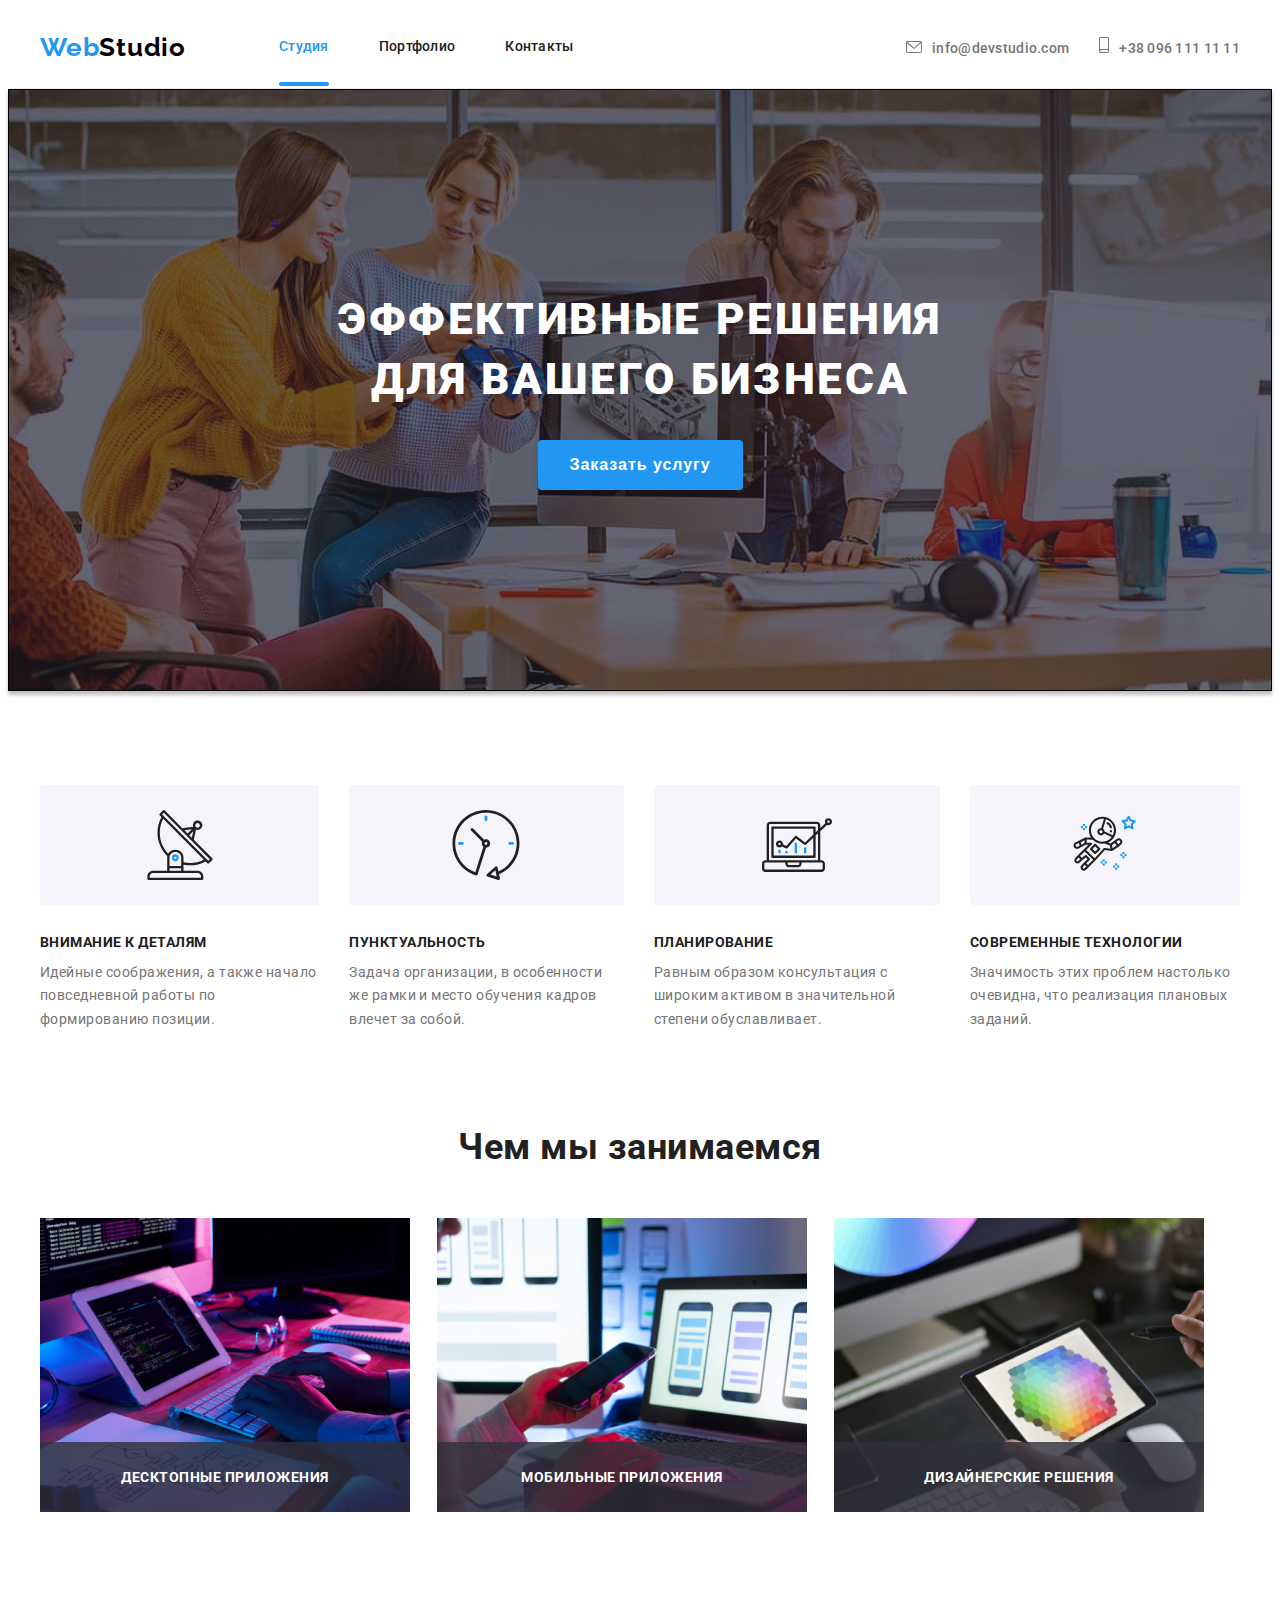
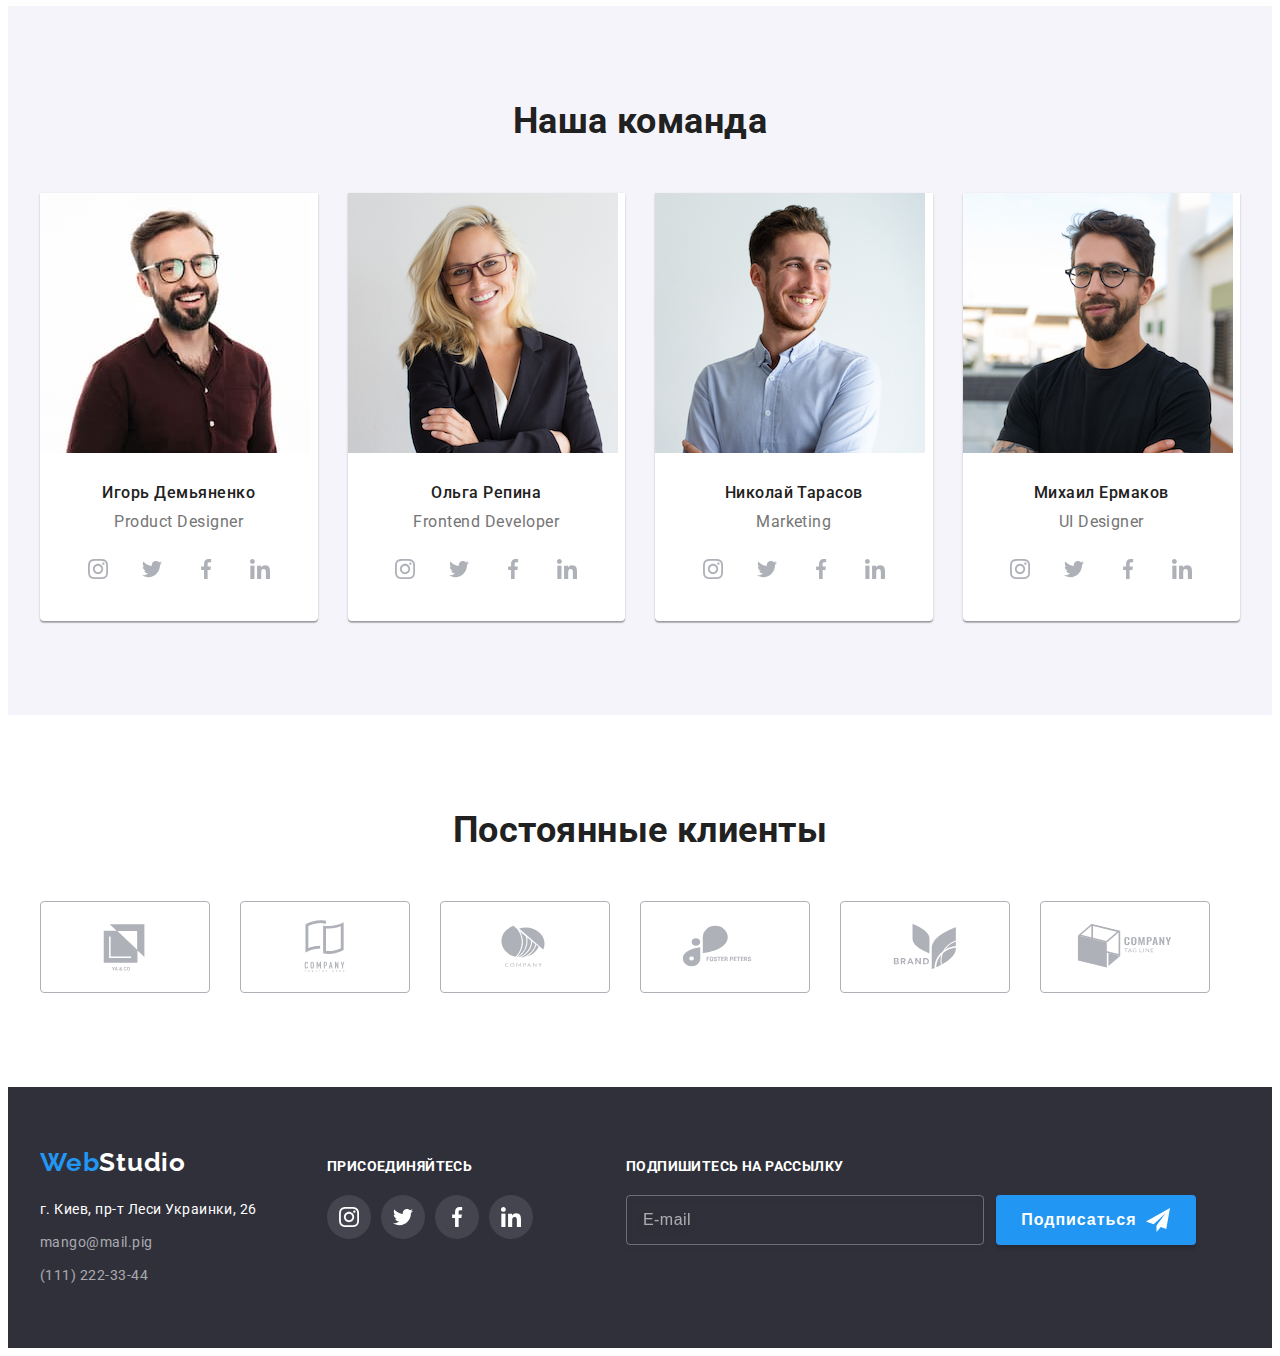
<file: index.html>
<!DOCTYPE html>
<html lang="ru">
  <head>
    <meta charset="UTF-8" />
    <meta http-equiv="X-UA-Compatible" content="IE=edge" />
    <meta name="viewport" content="width=device-width, initial-scale=1.0" />
    <title>Студия</title>
    <!-- шрифт шрифт Raleway 700 Roboto 400, 500, 700 и 900. -->
    <link rel="preconnect" href="https://fonts.googleapis.com" />
    <link rel="preconnect" href="https://fonts.gstatic.com" crossorigin />
    <link
      href="https://fonts.googleapis.com/css2?family=Raleway:wght@700&family=Roboto:wght@400;500;700;900&display=swap"
      rel="stylesheet"
    />
    <link
      rel="stylesheet"
      href="https://cdnjs.cloudflare.com/ajax/libs/modern-normalize/1.1.0/modern-normalize.min.css"
      integrity="sha512-wpPYUAdjBVSE4KJnH1VR1HeZfpl1ub8YT/NKx4PuQ5NmX2tKuGu6U/JRp5y+Y8XG2tV+wKQpNHVUX03MfMFn9Q=="
      crossorigin="anonymous"
      referrerpolicy="no-referrer"
    />
    <!-- стили css -->
    <!-- <link href=css/styles.css rel=stylesheet> -->
    <link rel="stylesheet" href="./css/main.min.css">
  </head>
  <body>
    <!---------------HEADER----------------- -->
    <header class="header">
      <div class="container header-container">
        <nav class="nav">
          <a class="logo link" href="./index.html"
            ><span class="logo__accent">Web</span>Studio</a
          >
          <ul class="nav-list list link">
            <li class="nav-list__item">
              <a class="nav-list__link current link" href="./index.html"> Студия </a>
            </li>
            <li class="nav-list__item">
              <a class="nav-list__link link" href="./portfolio.html"> Портфолио </a>
            </li>
            <li class="nav-list__item">
              <a class="nav-list__link link" href="Контакты"> Контакты </a>
            </li>
          </ul>
        </nav>
        <ul class="header-list list link">
          <li class="header-list__item-mail">
            <a class="header-mail link" href="mailto:info@devstudio.com">
              <svg class="header-mail__icon" width="16" height="12">
                <use href="./images/icons.svg#icon-envelope"></use></svg
              >info@devstudio.com</a
            >
          </li>
          <li class="header-list__item-tel">
            <a class="header-tel link" href="tel:+380961111111">
              <svg class="header-tel__icon" width="10" height="16">
                <use href="./images/icons.svg#icon-smartphone"></use></svg
              >+38 096 111 11 11</a
            >
          </li>
        </ul>
      </div>
    </header>

    <main class="main">
      <!-- --Cекция HERO-- -->
      <section class="hero">
        <div class="container hero-container">
          <h1 class="hero__title">Эффективные решения для вашего бизнеса</h1>
          <button class="main-btn hero-btn" data-modal-open type="button">Заказать услугу</button>
        </div>
      </section>

      <!--Cекция benefits -->
      <section class="benefits section">
        <div class="container">
          <h2 class="benefits__title"></h2>
          <ul class="benefits__list list">
            <li class="benefits__item">
              <div class="benefits__icon">
                <svg class="benefits__antenna" width="70" height="70">
                  <use href="./images/icons.svg#icon-antenna"></use>
                </svg>
              </div>
              <h3 class="benefits__subtitle">Внимание к деталям</h3>
              <p class="benefits__text">
                Идейные соображения, а также начало повседневной работы по
                формированию позиции.
              </p>
            </li>
            <li class="benefits__item">
              <div class="benefits__icon">
                <svg class="benefits__clock" width="70" height="70">
                  <use href="./images/icons.svg#icon-clock"></use>
                </svg>
              </div>
              <h3 class="benefits__subtitle">Пунктуальность</h3>
              <p class="benefits__text">
                Задача организации, в особенности же рамки и место обучения
                кадров влечет за собой.
              </p>
            </li>
            <li class="benefits__item">
              <div class="benefits__icon">
                <svg class="benefits__diagram" width="70" height="70">
                  <use href="./images/icons.svg#icon-diagram"></use>
                </svg>
              </div>
              <h3 class="benefits__subtitle">Планирование</h3>
              <p class="benefits__text">
                Равным образом консультация с широким активом в значительной
                степени обуславливает.
              </p>
            </li>
            <li class="benefits__item">
              <div class="benefits__icon">
                <svg class="benefits__astronaut" width="70" height="70">
                  <use href="./images/icons.svg#icon-astronaut"></use>
                </svg>
              </div>
              <h3 class="benefits__subtitle">Современные технологии</h3>
              <p class="benefits__text">
                Значимость этих проблем настолько очевидна, что реализация
                плановых заданий.
              </p>
            </li>
          </ul>
        </div>
      </section>
      <!-- Секция о нас -->
      <section class="about">
        <div class="container">
          <h2 class="about__title">Чем мы занимаемся</h2>
          <ul class="about-list list">
            <li class="about-list__item">
              <img
                src="./images/box1.jpg"
                alt="Рабочее место,клавиатура планшет, видно руки. Процес набора."
                width="370"
              />
              <h3 class="about-list__label">Десктопные приложения</h3>
            </li>

            <li class="about-list__item">
              <img
                src="./images/box2.jpg"
                alt="Рабочее место, телефон, рука. Выбор дизайна"
                width="370"
              />
              <h3 class="about-list__label">Мобильные приложения</h3>
            </li>

            <li class="about-list__item">
              <img
                src="./images/box3.jpg"
                alt="рабочее место, палитра цветов. Подбор цвета"
                width="370"
              />
              <h3 class="about-list__label">Дизайнерские решения</h3>
            </li>
          </ul>
        </div>
      </section>
      <!--наша команда-->
      <section class="team section">
        <div class="container">
          <h2 class="team__title">Наша команда</h2>
          <ul class="team-list list">
            <li class="team-list__item">
              <img
                src="./images/igor1.jpg"
                alt="Игорь Демьяненко"
                width="270"
              />
              <div class="team-list__item-content">
                <h3 class="team-list__item-subtitle">Игорь Демьяненко</h3>
                <p class="team-list__item-text">Product Designer</p>
                <!--------------------SOCIAL-------------------->
                <ul class="team-social__list list">
                  <li class="team-social__item">
                    <a href="" class="team-social__link">
                      <svg class="team-social__icon" width="20" height="20">
                        <use href="./images/icons.svg#icon-instagram"></use>
                      </svg>
                    </a>
                  </li>

                  <li class="team-social__item">
                    <a href="" class="team-social__link">
                      <svg class="team-social__icon" width="20" height="20">
                        <use href="./images/icons.svg#icon-twitter"></use>
                      </svg>
                    </a>
                  </li>
                  <li class="team-social__item">
                    <a href="" class="team-social__link">
                      <svg class="team-social__icon" width="20" height="20">
                        <use href="./images/icons.svg#icon-facebook"></use>
                      </svg>
                    </a>
                  </li>

                  <li class="team-social__item">
                    <a href="" class="team-social__link">
                      <svg class="team-social__icon" width="20" height="20">
                        <use href="./images/icons.svg#icon-linkedin"></use>
                      </svg>
                    </a>
                  </li>
                </ul>
              </div>
            </li>

            <li class="team-list__item">
              <img src="./images/olga2.jpg" alt="Ольга Репина" width="270" />
              <div class="team-list__item-content">
                <h3 class="team-list__item-subtitle">Ольга Репина</h3>
                <p class="team-list__item-text">Frontend Developer</p>
                <!--------------------SOCIAL-------------------->
                <ul class="team-social__list list">
                  <li class="team-social__item">
                    <a href="" class="team-social__link">
                      <svg class="team-social__icon" width="20" height="20">
                        <use href="./images/icons.svg#icon-instagram"></use>
                      </svg>
                    </a>
                  </li>
                
                  <li class="team-social__item">
                    <a href="" class="team-social__link">
                      <svg class="team-social__icon" width="20" height="20">
                        <use href="./images/icons.svg#icon-twitter"></use>
                      </svg>
                    </a>
                  </li>
                  <li class="team-social__item">
                    <a href="" class="team-social__link">
                      <svg class="team-social__icon" width="20" height="20">
                        <use href="./images/icons.svg#icon-facebook"></use>
                      </svg>
                    </a>
                  </li>
                
                  <li class="team-social__item">
                    <a href="" class="team-social__link">
                      <svg class="team-social__icon" width="20" height="20">
                        <use href="./images/icons.svg#icon-linkedin"></use>
                      </svg>
                    </a>
                  </li>
                </ul>
              </div>
            </li>

            <li class="team-list__item">
              <img
                src="./images/nikolai3.jpg"
                alt="Николай Тарасов"
                width="270"
              />
              <div class="team-list__item-content">
                <h3 class="team-list__item-subtitle">Николай Тарасов</h3>
                <p class="team-list__item-text">Marketing</p>
                <!--------------------SOCIAL-------------------->
                <ul class="team-social__list list">
                  <li class="team-social__item">
                    <a href="" class="team-social__link">
                      <svg class="team-social__icon" width="20" height="20">
                        <use href="./images/icons.svg#icon-instagram"></use>
                      </svg>
                    </a>
                  </li>
                
                  <li class="team-social__item">
                    <a href="" class="team-social__link">
                      <svg class="team-social__icon" width="20" height="20">
                        <use href="./images/icons.svg#icon-twitter"></use>
                      </svg>
                    </a>
                  </li>
                  <li class="team-social__item">
                    <a href="" class="team-social__link">
                      <svg class="team-social__icon" width="20" height="20">
                        <use href="./images/icons.svg#icon-facebook"></use>
                      </svg>
                    </a>
                  </li>
                
                  <li class="team-social__item">
                    <a href="" class="team-social__link">
                      <svg class="team-social__icon" width="20" height="20">
                        <use href="./images/icons.svg#icon-linkedin"></use>
                      </svg>
                    </a>
                  </li>
                </ul>
              </div>
            </li>

            <li class="team-list__item">
              <img
                src="./images/mihail3.jpg"
                alt="Михаил Ермаков"
                width="270"
              />
              <div class="team-list__item-content">
                <h3 class="team-list__item-subtitle">Михаил Ермаков</h3>
                <p class="team-list__item-text">UI Designer</p>
                <!--------------------SOCIAL-------------------->
                <ul class="team-social__list list">
                  <li class="team-social__item">
                    <a href="" class="team-social__link">
                      <svg class="team-social__icon" width="20" height="20">
                        <use href="./images/icons.svg#icon-instagram"></use>
                      </svg>
                    </a>
                  </li>
                
                  <li class="team-social__item">
                    <a href="" class="team-social__link">
                      <svg class="team-social__icon" width="20" height="20">
                        <use href="./images/icons.svg#icon-twitter"></use>
                      </svg>
                    </a>
                  </li>
                  <li class="team-social__item">
                    <a href="" class="team-social__link">
                      <svg class="team-social__icon" width="20" height="20">
                        <use href="./images/icons.svg#icon-facebook"></use>
                      </svg>
                    </a>
                  </li>
                
                  <li class="team-social__item">
                    <a href="" class="team-social__link">
                      <svg class="team-social__icon" width="20" height="20">
                        <use href="./images/icons.svg#icon-linkedin"></use>
                      </svg>
                    </a>
                  </li>
                </ul>
              </div>
            </li>
          </ul>
        </div>
      </section>
      <!---------------CLIENTS----------------- -->
      <section class="section">
        <div class="container">
          <h2 class="clients__title">Постоянные клиенты</h2>
          <ul class="clients-list list">
            <li class="clients-list__item">
              <a class="clients-list__link" href=""
                ><svg class="clients-list__icon" width="106" height="60">
                  <use href="./images/icons.svg#icon-logo1"></use></svg
              ></a>
            </li>
            <li class="clients-list__item">
              <a class="clients-list__link" href=""
                ><svg class="clients-list__icon" width="106" height="60">
                  <use href="./images/icons.svg#icon-logo2"></use></svg
              ></a>
            </li>
            <li class="clients-list__item">
              <a class="clients-list__link" href=""
                ><svg class="clients-list__icon" width="106" height="60">
                  <use href="./images/icons.svg#icon-logo3"></use></svg
              ></a>
            </li>
            <li class="clients-list__item">
              <a class="clients-list__link" href=""
                ><svg class="clients-list__icon" width="106" height="60">
                  <use href="./images/icons.svg#icon-logo4"></use></svg
              ></a>
            </li>
            <li class="clients-list__item">
              <a class="clients-list__link" href=""
                ><svg class="clients-list__icon" width="106" height="60">
                  <use href="./images/icons.svg#icon-logo5"></use></svg
              ></a>
            </li>
            <li class="clients-list__item">
              <a class="clients-list__link" href=""
                ><svg class="clients-list__icon" width="106" height="60">
                  <use href="./images/icons.svg#icon-logo6"></use>
                </svg>
              </a>
            </li>
          </ul>
        </div>
      </section>
    </main>

    <!-------------------Подвал------------------------------>
    <footer class="footer">
      <div class="container footer-container">
        <!-- Лого -->
        <div class="footer-container-logo">
          <a class="logo-footer link" href="./index.html"
            ><span class="logo-accent">Web</span>Studio</a
          >

          <address class="address">
            <p class="address-text">г. Киев, пр-т Леси Украинки, 26</p>
            <a class="address-mail link" href="malito:mango@mail.pig"
              >mango@mail.pig</a
            >

            <a class="address-tel link" href="tel:(111)222-33-44"
              >(111) 222-33-44</a
            >
          </address>
        </div>

        <!-- footer social -->
        <div class="footer-social">
          <p class="footer-text">присоединяйтесь</p>
          <ul class="footer-list list">
            <li class="footer-social-item">
              <a href="" class="footer-social-link">
                <svg class="footer-social-icon" width="20" height="20">
                  <use href="./images/icons.svg#icon-instagram"></use>
                </svg>
              </a>
            </li>

            <li class="footer-social-item">
              <a href="" class="footer-social-link">
                <svg class="footer-social-icon" width="20" height="20">
                  <use href="./images/icons.svg#icon-twitter"></use>
                </svg>
              </a>
            </li>

            <li class="footer-social-item">
              <a href="" class="footer-social-link">
                <svg class="footer-social-icon" width="20" height="20">
                  <use href="./images/icons.svg#icon-facebook"></use>
                </svg>
              </a>
            </li>

            <li class="footer-social-item">
              <a href="" class="footer-social-link">
                <svg class="footer-social-icon" width="20" height="20">
                  <use href="./images/icons.svg#icon-linkedin"></use>
                </svg>
              </a>
            </li>
          </ul>
        </div>
        <!-- форма отправки  -->
        <div class="footer-form-submit">
          <p class="footer-text">Подпишитесь на рассылку</p>
          <form action="" class="footer-form">
            <div class="footer-form-field">
              <label for="user-email-footer" class="footer-input-text"></label
              >
              <div class="footer-input-wrap">
                  <input
                      type="email"
                      name="user-email-footer"
                      class="footer-input"
                      placeholder="E-mail"
                      id="user-email-footer"
                  />
                  
              </div>
            </div>
              
          <button type="submit" class="main-btn footer-btn">Подписаться
            <svg
                class="input-btn-icon"
                width="24"
                height="24"
            >
                <use
                    href="./images/icons.svg#icon-send"
                ></use>
            </svg>
        </button>
      
          </form>
        </div>
      </div>
    </footer>
    <!-- --------------Modal------------- -->
    <div class="backdrop is-hidden" data-modal>
      
      <div class="modal">
        <button type="button" class="modal-close" data-modal-close>
          <svg class="modal-close__icon-close" width="18" height="18">
            <use href="./images/icons.svg#icon-close"></use>
          </svg>
        </button>
        <p class="modal__title">Оставьте свои данные, мы вам перезвоним</p>
        <!-- INPUTS----------------------------- -->
        <form action="#" class="modal-form">
          <div class="modal-form__field">
              <label for="user-name" class="modal-form__text"
                  >Имя</label
              >
              <div class="modal-input__wrap">
                  <input
                      type="text"
                      minlength="2"
                      name="user-name"
                      class="modal-input"
                      required
                      id="user-name"
                  />
                  <svg class="modal-input__icon" width="18" height="18">
                      <use
                          href="./images/icons.svg#icon-person-black"
                      ></use>
                  </svg>
              </div>
          </div>
          <div class="modal-form__field">
            <label for="user-tel" class="modal-input__text">
              Телефон</label
            >
            <div class="modal-input__wrap">
                <input
                    type="tel"
                    name="user-tel"
                    id="user-tel"
                    class="modal-input"
                    required
                  />
                <svg class="modal-input__icon" width="18" height="18">
                    <use
                        href="./images/icons.svg#icon-phone-black"
                    ></use>
                </svg>
            </div>
        </div>

          <div class="modal-form__field">
              <label for="user-email" class="modal-input__text">
                Почта</label
              >
              <div class="modal-input__wrap">
                  <input
                      type="email"
                      name="user-email"
                      id="user-email"
                      class="modal-input"
                      required
                  />
                  <svg class="modal-input__icon" width="18" height="18">
                      <use
                          href="./images/icons.svg#icon-email-black"
                      ></use>
                  </svg>
              </div>
          </div>
          
          <div class="modal-form__text">
              <label for="user-text" class="modal-input__text">
                Комментарий</label
              >
              <textarea
                  name="user-text"
                  id="user-text"
                  class="textarea__text"
                  placeholder="Введите текст"
                  
              ></textarea>
          </div>

          <div class="modal-check">
              <input
                  type="checkbox"
                  name="policy"
                  id="modal-check"
                  class="modal-checkbox visually-hidden"
              />
              <label for="modal-check" class="modal-check__text ">
                  <span class="modal-check__icon"
                      ><svg class="icon-check" width="16" height="15">
                          <use
                              href="./images/icons.svg#icon-check"
                          ></use>
                      </svg>
                  </span>
                  <span class="checkbox-text">Соглашаюсь с рассылкой и принимаю </span>
                  <a class="modal-link" href=""> Условия договора</a>
                </label
              >
            </div>
              <button type="submit" class="main-btn modal-btn">
                Отправить
            </button>
          </form>
            

          </div>
      </div>

    <script src="./js/modal.js"></script>
  </body>
</html>
</file>
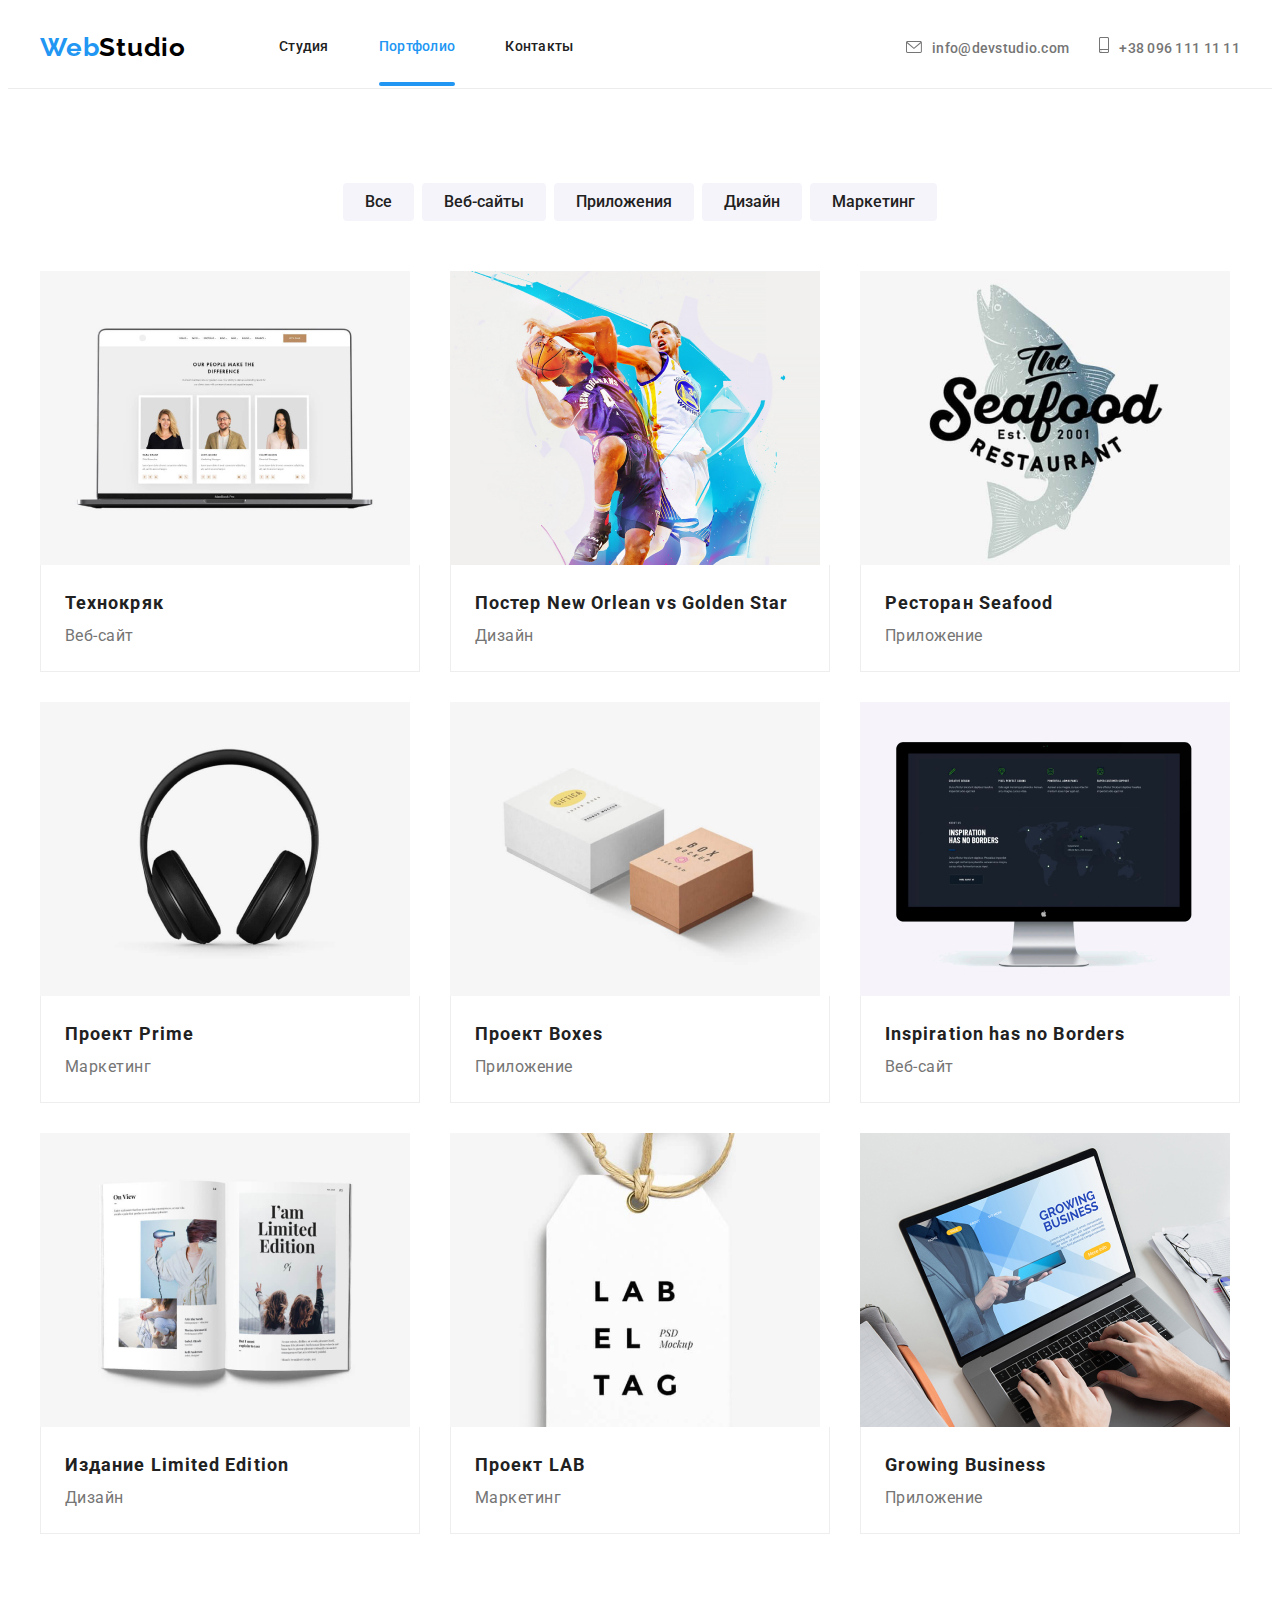
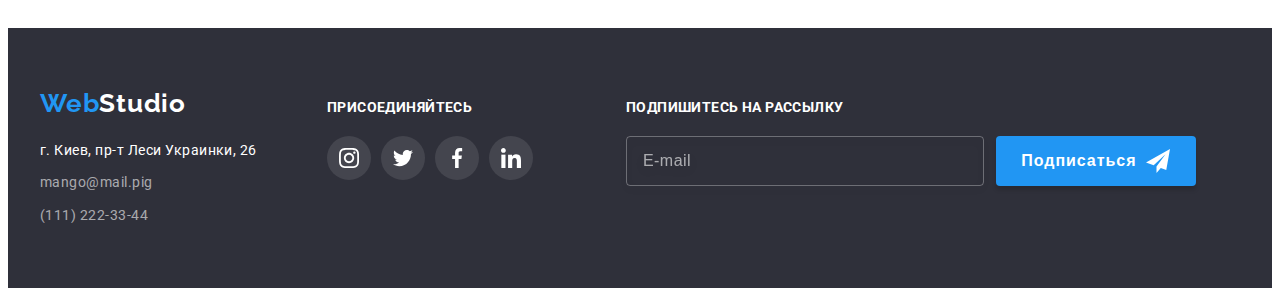
<file: portfolio.html>
<!DOCTYPE html>
<html lang="ru">
  <head>
    <meta charset="UTF-8" />
    <meta http-equiv="X-UA-Compatible" content="IE=edge" />
    <meta name="viewport" content="width=device-width, initial-scale=1.0" />
    <title>Портфолио</title>
    <!-- шрифт шрифт Raleway 700 Roboto 400, 500, 700 и 900. -->
    <link rel="preconnect" href="https://fonts.googleapis.com" />
    <link rel="preconnect" href="https://fonts.gstatic.com" crossorigin />
    <link
      href="https://fonts.googleapis.com/css2?family=Raleway:wght@700&family=Roboto:wght@400;500;700;900&display=swap"
      rel="stylesheet"
    />
    <link rel="stylesheet" href="https://cdnjs.cloudflare.com/ajax/libs/modern-normalize/1.1.0/modern-normalize.min.css"
      integrity="sha512-wpPYUAdjBVSE4KJnH1VR1HeZfpl1ub8YT/NKx4PuQ5NmX2tKuGu6U/JRp5y+Y8XG2tV+wKQpNHVUX03MfMFn9Q=="
      crossorigin="anonymous" referrerpolicy="no-referrer" 
    />
    <!-- стили css -->
    <!-- <link href=css/styles.css rel=stylesheet> -->
    <link rel="stylesheet" href="./css/main.min.css">
  </head>
  <body>
    <!---------------HEADER----------------- -->
    <header class="header">
      <div class="container header-container">
        <nav class="nav">
          <a class="logo link" href="./index.html"><span class="logo__accent">Web</span>Studio</a>
          <ul class="nav-list list link">
            <li class="nav-list__item">
              <a class="nav-list__link  link" href="./index.html"> Студия </a>
            </li>
            <li class="nav-list__item">
              <a class="nav-list__link current link" href="./portfolio.html"> Портфолио </a>
            </li>
            <li class="nav-list__item">
              <a class="nav-list__link link" href="Контакты"> Контакты </a>
            </li>
          </ul>
        </nav>
        <ul class="header-list list link">
          <li class="header-list__item-mail">
            <a class="header-mail link" href="mailto:info@devstudio.com">
              <svg class="header-mail__icon" width="16" height="12">
                <use href="./images/icons.svg#icon-envelope"></use>
              </svg>info@devstudio.com</a>
          </li>
          <li class="header-list__item-tel">
            <a class="header-tel link" href="tel:+380961111111">
              <svg class="header-tel__icon" width="10" height="16">
                <use href="./images/icons.svg#icon-smartphone"></use>
              </svg>+38 096 111 11 11</a>
          </li>
        </ul>
      </div>
    </header>

    <main>
      <section class="projects section">
        <div class="container filter">
          <h1></h1>
          <!-- --FILTER-- -->
          <ul class="filter-list list">
            <li class="filter-list__item">
              <button class="filter-list__button" type="button">Все</button>
            </li>
            <li class="filter-list__item">
              <button class="filter-list__button" type="button">Веб-сайты</button>
            </li>
            <li class="filter-list__item">
              <button class="filter-list__button" type="button">Приложения</button>
            </li>
            <li class="filter-list__item">
              <button class="filter-list__button" type="button">Дизайн</button>
            </li>
            <li class="filter-list__item">
              <button class="filter-list__button" type="button">Маркетинг</button>
            </li>
          </ul>

          <!-- -------PROJECTS----- -->
          <h2 class="projects__title"></h2>
          <ul class="projects-list list">
            <li class="projects-list__item">
              <a class="projects-list__link link" href="">
                <div class="projects-list__item-wrap">
                  <img
                    src="./portfolio/pr1.jpg"
                    alt="ноутбук с изображением членов команды"
                  />
                  <p class="projects-list__top-text" >Технокряк это современная площадка распространения коронавируса. Компании используют эту платформу для цифрового
                  шпионажа и атак на защищённые сервера конкурентов.
                  </p>
                </div>

              <div class="projects-list__content">
                <h3 class="projects-list__subtitle">Технокряк</h3>
                <p class="projects-list__text">Веб-сайт</p>
              </div>
              </a>
            </li>

            <li class="projects-list__item">
              <a class="projects-list__link link" href="">
                <div class="projects-list__item-wrap">
              <img
                src="./portfolio/pr2.jpg"
                alt="два баскетболиста борются за мяч"
              />
              <p class="projects-list__top-text"></p>
            </div>
              <div class="projects-list__content">
                <h3 class="projects-list__subtitle">
                  Постер New Orlean vs Golden Star
                </h3>
                <p class="projects-list__text">Дизайн</p>
              </div></a>
            </li>

            <li class="projects-list__item">
              <a class="projects-list__link link" href="">
                <div class="projects-list__item-wrap">
              <img
                src="./portfolio/pr3.jpg"
                alt="лого ресторана с изобржением рыбы"
              />
              <p class="projects-list__top-text"></p>
              </div>
              <div class="projects-list__content">
                <h3 class="projects-list__subtitle">Ресторан Seafood</h3>
                <p class="projects-list__text">Приложение</p>
              </div></a>
            </li>

            <li class="projects-list__item">
              <a class="projects-list__link link" href="">
                <div class="projects-list__item-wrap">
              <img src="./portfolio/pr4.jpg" alt="черные студийные наушники" />
              <p class="projects-list__top-text"></p>
            </div>
              <div class="projects-list__content">
                <h3 class="projects-list__subtitle">Проект Prime</h3>
                <p class="projects-list__text">Маркетинг</p>
              </div></a>
            </li>

            <li class="projects-list__item">
              <a class="projects-list__link link" href="">
                <div class="projects-list__item-wrap">
              <img src="./portfolio/pr5.jpg" alt="две коробки" />
                  <p class="projects-list__top-text"></p>
            </div>
              <div class="projects-list__content">
                <h3 class="projects-list__subtitle">Проект Boxes</h3>
                <p class="projects-list__text">Приложение</p>
              </div></a>
            </li>

            <li class="projects-list__item">
              <a class="projects-list__link link" href="">
                <div class="projects-list__item-wrap">
              <img src="./portfolio/pr6.jpg" alt="монитор с показаным сайтом" />
              <p class="projects-list__top-text"></p>
            </div>
              <div class="projects-list__content">
                <h3 class="projects-list__subtitle">Inspiration has no Borders</h3>
                <p class="projects-list__text">Веб-сайт</p>
              </div></a>
            </li>

            <li class="projects-list__item">
              <a class="projects-list__link link" href="">
                <div class="projects-list__item-wrap">
              <img
                src="./portfolio/pr7.jpg"
                alt="открытая книга с названием издания"
              />
              <p class="projects-list__top-text"></p>
            </div>
              <div class="projects-list__content">
                <h3 class="projects-list__subtitle">Издание Limited Edition</h3>
                <p class="projects-list__text">Дизайн</p>
              </div></a>
            </li>

            <li class="projects-list__item">
              <a class="projects-list__link link" href="">
                <div class="projects-list__item-wrap">
              <img src="./portfolio/pr8.jpg" alt="бирка проэкта"/>
              <p class="projects-list__top-text"></p>
            </div>
              <div class="projects-list__content">
                <h3 class="projects-list__subtitle">Проект LAB</h3>
                <p class="projects-list__text">Маркетинг</p>
              </div></a>
            </li>

            <li class="projects-list__item">
              <a class="projects-list__link link" href="">
                <div class="projects-list__item-wrap">
              <img
                src="./portfolio/pr9.jpg"
                alt="ноутбук с загруженым прилоением на экранеи "
              />
              <p class="projects-list__top-text"></p>
            </div>
              <div class="projects-list__content">
                <h3 class="projects-list__subtitle">Growing Business</h3>
                <p class="projects-list__text">Приложение</p>
              </div></a>
            </li>

          </ul>
        </div>
      </section>
    </main>

    <!--Подвал-->
    <footer class="footer">
      <div class="container footer-container">
        <!-- Лого -->
        <div class="footer-container-logo">
          <a class="logo-footer link" href="./index.html"><span class="logo-accent">Web</span>Studio</a>
    
          <address class="address">
            <p class="address-text">г. Киев, пр-т Леси Украинки, 26</p>
            <a class="address-mail link" href="malito:mango@mail.pig">mango@mail.pig</a>
    
            <a class="address-tel link" href="tel:(111)222-33-44">(111) 222-33-44</a>
          </address>
        </div>
    
        <!-- footer social -->
        <div class="footer-social">
          <p class="footer-text">присоединяйтесь</p>
          <ul class="footer-list list">
            <li class="footer-social-item">
              <a href="" class="footer-social-link">
                <svg class="footer-social-icon" width="20" height="20">
                  <use href="./images/icons.svg#icon-instagram"></use>
                </svg>
    
              </a>
            </li>
    
            <li class="footer-social-item">
              <a href="" class="footer-social-link">
                <svg class="footer-social-icon" width="20" height="20">
                  <use href="./images/icons.svg#icon-twitter"></use>
                </svg>
    
              </a>
            </li>
    
            <li class="footer-social-item">
              <a href="" class="footer-social-link">
                <svg class="footer-social-icon" width="20" height="20">
                  <use href="./images/icons.svg#icon-facebook"></use>
                </svg>
    
              </a>
            </li>
    
            <li class="footer-social-item">
              <a href="" class="footer-social-link">
                <svg class="footer-social-icon" width="20" height="20">
                  <use href="./images/icons.svg#icon-linkedin"></use>
                </svg>
    
              </a>
            </li>
          </ul>
        </div>
        <div footer-form-submit>
          <p class="footer-text">Подпишитесь на рассылку</p>
          <form action="" class="footer-form">
            <div class="footer-form-field">
              <label for="user-email" class="footer-input-text"></label
              >
              <div class="footer-input-wrap">
                  <input
                      type="email"
                      name="user-email"
                      class="footer-input"
                      placeholder="E-mail"
                      id="user-email"
                  />
                  
              </div>
            </div>
              
          <button type="submit" class="main-btn footer-btn">Подписаться
            <svg
                class="input-btn-icon"
                width="24"
                height="24"
            >
                <use
                    href="./images/icons.svg#icon-send"
                ></use>
            </svg>
        </button>
      
          </form>
        </div>
      </div>
    </footer>
    
  </body>
</html>
</file>
<file: css/main.min.css>
:root{--primary-text-color: #757575;--title-text-color: #212121;--accent-color: #2196f3;--primary-white-color: #ffffff;--primery-background-color: #ffffff;--logo-main-color: #000000;--logo-footer-color: #ffffff;--btn-main-color: #212121;--project-set-gap: 30px;--team-box-shadow: 0px 1px 3px rgba(0, 0, 0, 0.12),
    0px 1px 1px rgba(0, 0, 0, 0.14), 0px 2px 1px rgba(0, 0, 0, 0.2);--portfolio-box-shadow: 0px 1px 1px rgba(0, 0, 0, 0.12),
    0px 4px 4px rgba(0, 0, 0, 0.06), 1px 4px 6px rgba(0, 0, 0, 0.16);--footer-main-color: #ffffff;--main-social-hover-color: #ffffff}p,h1,h2,h3,h4,h5,h6{margin:0}ul{margin:0;padding:0}button,label{cursor:pointer}img{display:block;max-width:100%;height:auto}.visually-hidden{position:absolute;white-space:nowrap;width:1px;height:1px;overflow:hidden;border:0;padding:0;clip:rect(0 0 0 0);clip-path:inset(50%);margin:-1px}body{color:var(--primary-text-color);background-color:var(--primary-background-color);font-family:"roboto", sans-serif;letter-spacing:0.03em}.list{list-style:none}.link{text-decoration:none}.section{padding-top:94px;padding-bottom:94px}.main-btn{font-weight:700;font-size:16px;line-height:1.87;align-items:center;letter-spacing:0.06em;min-height:50px;box-shadow:0px 4px 4px rgba(0,0,0,0.15);border:none;border-radius:4px;color:var(--primary-white-color);background-color:var(--accent-color)}.container{width:1200px;padding-left:15px;padding-right:15px;margin:0 auto}.header{padding-top:24px;padding-bottom:25px;border-bottom:1px solid #ececec}.header-container{display:flex;align-items:center}.nav{font-weight:500;font-size:14px;line-height:1.14;letter-spacing:0.02em;display:flex;align-items:center}.logo{font-family:Raleway;font-style:normal;font-weight:700;font-size:26px;line-height:1.19;letter-spacing:0.03em;color:var(--logo-main-color);margin-right:93px}.logo__accent{color:var(--accent-color)}.nav-list{display:flex}.nav-list__item{margin-right:50px}.nav-list__item:last-child{margin-right:0}.nav-list__link{color:#212121;transition:color 250ms cubic-bezier(0.4, 0, 0.2, 1);position:relative}.nav-list__link:hover,.nav-list__link:focus{color:var(--accent-color)}.nav-list__link.current::after{content:"";width:100%;height:4px;background-color:var(--accent-color);border-radius:2px;position:absolute;left:0;bottom:-32px}.current{color:var(--accent-color)}.header-list{display:flex;align-items:center;margin-left:auto}.header-tel{font-weight:500;font-size:14px;line-height:1.19;letter-spacing:0.02em;color:inherit;transition:color 250ms cubic-bezier(0.4, 0, 0.2, 1)}.header-tel:hover,.header-tel:focus{color:var(--accent-color)}.header-mail{font-weight:500;font-size:14px;line-height:1.19;letter-spacing:0.02em;color:inherit;transition:color 250ms cubic-bezier(0.4, 0, 0.2, 1);margin-right:30px}.header-mail:hover,.header-mail:focus{color:var(--accent-color)}.header-tel__icon,.header-mail__icon{margin-right:10px;fill:currentColor}.hero{text-align:center;background-image:linear-gradient(rgba(47,48,58,0.4), rgba(47,48,58,0.4)),url(../images/hero-img.jpg);background-repeat:no-repeat;background-size:cover;background-position:center;max-width:1600px;border:1px solid #000000;box-shadow:0px 4px 4px rgba(0,0,0,0.25);padding-top:200px;padding-bottom:200px;margin-left:auto;margin-right:auto}.hero__title{font-weight:900;font-size:44px;line-height:1.36;text-align:center;letter-spacing:0.06em;text-transform:uppercase;max-width:696px;color:var(--primary-white-color);margin-bottom:30px;margin-left:auto;margin-right:auto}.hero-btn{padding:10px 32px}.benefits__list{display:flex;margin-right:-30px}.benefits__item{min-width:270px;margin-right:30px}.benefits__icon{height:120px;background:#f5f4fa;border-radius:4px;margin-bottom:30px;display:flex;align-items:center;justify-content:center}.benefits__subtitle{font-weight:700;font-size:14px;line-height:1.14;text-transform:uppercase;color:var(--title-text-color);margin-bottom:10px}.benefits__text{font-size:14px;line-height:1.71}.about{padding-bottom:94px}.about__title{font-weight:700;font-size:36px;line-height:1.17;text-align:center;color:var(--title-text-color);margin-bottom:50px}.about-list{display:flex;flex-wrap:wrap}.about-list__item{position:relative}.about-list__item:not(:last-child){margin-right:27px}.about-list__label{position:absolute;bottom:0;display:flex;min-height:70px;width:100%;font-weight:700;font-size:14px;line-height:1.14px;text-transform:uppercase;color:var(--primary-white-color);align-items:center;justify-content:center;background-color:rgba(47,48,58,0.8)}.team{background-color:#f5f4fa}.team__title{font-weight:700;font-size:36px;line-height:1.17;text-align:center;color:var(--title-text-color);margin-bottom:50px}.team-list{display:flex;flex-wrap:wrap;margin-right:-30px;margin-bottom:-30px}.team-list__item{flex-basis:calc(100% / 4 - 30px);margin-right:30px;margin-bottom:30px;background:var(--primery-background-color);box-shadow:var(--team-box-shadow);border-radius:0px 0px 4px 4px}.team-list__item-content{padding-top:30px;padding-bottom:30px}.team-list__item-subtitle{font-weight:500;font-size:16px;line-height:1.19;text-align:center;margin-bottom:10px;color:var(--title-text-color)}.team-list__item-text{font-weight:400;font-size:16px;line-height:1.19;text-align:center;margin-bottom:16px}.team-social__list{display:flex;justify-content:center}.team-social__item{width:44px;height:44px}.team-social__item+.team-social__item{margin-left:10px}.team-social__link{width:100%;height:100%;border-radius:50%;display:flex;align-items:center;justify-content:center;color:#afb1b8;transition:color 250ms cubic-bezier(0.4, 0, 0.2, 1),background-color 250ms cubic-bezier(0.4, 0, 0.2, 1)}.team-social__link:hover,.team-social__link:focus{background-color:var(--accent-color);color:var(--main-social-hover-color)}.team-social__icon{fill:currentColor}.clients__title{font-weight:700;font-size:36px;line-height:1.17;text-align:center;color:var(--title-text-color);margin-bottom:50px}.clients-list{display:flex;margin-right:-30px}.clients-list__item{min-width:170px;min-height:92px;margin-right:30px}.clients-list__link{width:100%;height:100%;display:flex;align-items:center;justify-content:center;color:#afb1b8;border:1px solid #afb1b8;box-sizing:border-box;border-radius:4px;transition:color 250ms cubic-bezier(0.4, 0, 0.2, 1),border 250ms cubic-bezier(0.4, 0, 0.2, 1)}.clients-list__link:hover,.clients-list__link:focus{color:var(--accent-color);border:1px solid var(--accent-color)}.clients-list__icon{fill:currentColor}.footer{background-color:#2f303a;padding-top:60px;padding-bottom:60px}.logo-footer{font-family:Raleway;font-style:normal;font-weight:700;font-size:26px;line-height:1.19;letter-spacing:0.03em;color:var(--logo-footer-color);display:block;margin-bottom:20px}.logo-accent{color:var(--accent-color)}.address{font-style:normal;font-size:14px;line-height:1.71}.address-text{color:var(--footer-main-color);margin-bottom:9px;display:block}.address-mail{color:rgba(255,255,255,0.6);margin-bottom:9px;display:block}.address-tel{color:rgba(255,255,255,0.6);display:block}.footer-container{display:flex;align-items:baseline}.footer-container-logo{margin-right:70px}.footer-text{font-weight:700;font-size:14px;line-height:1.14;letter-spacing:0.03em;text-transform:uppercase;color:var(--footer-main-color);margin-bottom:20px}.footer-social{margin-right:93px}.footer-list{display:flex;align-items:center}.footer-social-item{margin-right:10px}.footer-social-item:last-child{margin-right:0}.footer-social-link{width:44px;height:44px;border-radius:50%;display:flex;align-items:center;justify-content:center;color:var(--footer-main-color);background-color:rgba(255,255,255,0.1);transition:color 250ms cubic-bezier(0.4, 0, 0.2, 1),background-color 250ms cubic-bezier(0.4, 0, 0.2, 1)}.footer-social-link:hover,.footer-social-link:focus{background-color:var(--accent-color);color:var(--footer-main-color)}.footer-social-icon{fill:currentColor}.footer-form{display:flex;align-items:center;margin-left:auto}.footer-form-field{margin-right:12px}.footer-btn{min-width:200px;display:flex;justify-content:center;padding:0}.input-btn-icon{margin-left:10px}.footer-input{min-width:358px;height:50px;background-color:transparent;border:1px solid rgba(255,255,255,0.3);box-sizing:border-box;filter:drop-shadow(0px 4px 4px rgba(0,0,0,0.15));border-radius:4px;font-size:16px;line-height:1.25;display:flex;align-items:center;letter-spacing:0.03em;padding-left:16px;color:rgba(255,255,255,0.6)}.footer-input::placeholder{font-size:16px;line-height:1.25;display:flex;align-items:center;letter-spacing:0.03em;color:rgba(255,255,255,0.6)}.filter-list{display:flex;flex-wrap:wrap;justify-content:center;margin-bottom:50px}.filter-list__item{margin-right:8px}.filter-list__item:last-child{margin-right:0}.filter-list__button{font-family:inherit;font-weight:500;font-size:16px;line-height:1.62;text-align:center;color:var(--btn-main-color);background-color:#f5f4fa;border-radius:4px;border:none;padding:6px 22px;transition:color 250ms cubic-bezier(0.4, 0, 0.2, 1),background-color 250ms cubic-bezier(0.4, 0, 0.2, 1),box-shadow 250ms cubic-bezier(0.4, 0, 0.2, 1),border 250ms cubic-bezier(0.4, 0, 0.2, 1)}.filter-list__button:hover,.filter-list__button:focus{color:var(--primary-white-color);background-color:var(--accent-color);border:none;box-shadow:0px 3px 1px rgba(0,0,0,0.1),0px 1px 2px rgba(0,0,0,0.08),0px 2px 2px rgba(0,0,0,0.12)}.projects-list{display:flex;flex-wrap:wrap;margin-right:calc(-1 * var(--project-set-gap));margin-bottom:calc(-1 * var(--project-set-gap))}.projects-list__item{background:#ffffff;box-sizing:border-box;flex-basis:calc(100% / 3 - var(--project-set-gap));margin-right:var(--project-set-gap);margin-bottom:var(--project-set-gap);transition:box-shadow 250ms cubic-bezier(0.4, 0, 0.2, 1),background 250ms cubic-bezier(0.4, 0, 0.2, 1)}.projects-list__item:hover,.projects-list__item:focus{background:#ffffff;box-shadow:var(--portfolio-box-shadow)}.projects-list__item:hover .projects-list__top-text{transform:translateY(0)}.projects-list__item-wrap{position:relative;overflow:hidden}.projects-list__top-text{position:absolute;top:0;left:0;width:100%;font-size:18px;line-height:1.56;color:var(--primary-white-color);background:rgba(33,150,243,0.9);padding:63px 24px;height:100%;transform:translateY(100%);transition:transform 250ms cubic-bezier(0.4, 0, 0.2, 1);overflow:auto}.projects-list__content{padding:20px 24px;border-right:1px solid #eeeeee;border-bottom:1px solid #eeeeee;border-left:1px solid #eeeeee}.projects-list__subtitle{font-weight:700;font-size:18px;line-height:2;letter-spacing:0.06em;color:var(--title-text-color)}.projects-list__text{font-size:16px;line-height:1.87;color:var(--primary-text-color)}.backdrop{width:100vw;height:100vh;background-color:rgba(0,0,0,0.2);position:fixed;top:0;left:0;transition:opacity 400ms, visibility 400ms}.backdrop.is-hidden .modal{transform:scale(2.5) rotate(27deg) translate(50px, 50px)}.is-hidden{visibility:hidden;opacity:0;pointer-events:none}.modal{width:528px;min-height:581px;background:#ffffff;box-shadow:0px 1px 3px rgba(0,0,0,0.12),0px 1px 1px rgba(0,0,0,0.14),0px 2px 1px rgba(0,0,0,0.2);border-radius:4px;position:absolute;top:50%;left:50%;transform:scale(1) rotate(0) translate(-50%, -50%);transition:transform 250ms;padding:40px}.modal-close{position:absolute;top:8px;right:8px;width:30px;height:30px;background-color:transparent;border:1px solid rgba(0,0,0,0.1);border-radius:50%;display:flex;align-items:center;justify-content:center}.modal-close__icon-close{transition:fill 250ms cubic-bezier(0.4, 0, 0.2, 1)}.modal-close__icon-close:hover,.modal-close__icon-close:focus{fill:var(--accent-color)}.modal__title{font-weight:700;font-size:20px;line-height:1.15;text-align:center;color:var(--title-text-color);margin-bottom:12px}.modal-form__field{margin-bottom:10px}.modal-form__text{font-size:12px;line-height:1.17;letter-spacing:0.01em;display:block;margin-bottom:4px}.modal-input{width:100%;height:40px;padding-left:42px;padding-right:10px;outline:none;border:1px solid rgba(33,33,33,0.2);border-radius:4px;background-color:transparent;transition:border-color 250ms cubic-bezier(0.4, 0, 0.2, 1),fill 250ms cubic-bezier(0.4, 0, 0.2, 1)}.modal-input:focus{border-color:var(--accent-color)}.modal-input::placeholder{opacity:0.7;font-size:12px;line-height:1.17;letter-spacing:0.01em}.modal-input:focus+.modal-input__icon{fill:var(--accent-color)}.modal-input__wrap{position:relative;margin-bottom:10px}.modal-input__icon{position:absolute;top:50%;transform:translateY(-50%);left:12px}.textarea__text{width:100%;min-height:120px;border:1px solid rgba(33,33,33,0.2);box-sizing:border-box;border-radius:4px;padding:12px 16px;background-color:transparent;resize:none;outline:none;margin-bottom:20px}.textarea__text:focus{border-color:var(--accent-color)}.textarea__text::placeholder{opacity:0.7;font-size:12px;line-height:1.17;letter-spacing:0.01em}.modal-check{margin-bottom:30px}.modal-check__text{font-size:14px;line-height:1.71;letter-spacing:0.03em;display:flex;align-items:center;justify-content:center;cursor:pointer}.modal-check__text span.modal-check__icon{width:16px;height:15px;border:1px solid #000000;box-sizing:border-box;box-shadow:0px 4px 4px rgba(0,0,0,0.25);margin-right:8px;border-radius:2px}.icon-check{fill:transparent}.modal-checkbox:checked+.modal-check__text span.modal-check__icon{background-color:var(--accent-color);border:none}.modal-checkbox:checked+.modal-check__text .icon-check{fill:#ffffff}.checkbox-text{margin-right:0.12em}.modal-link{font-size:14px;line-height:1.71;letter-spacing:0.03em;text-decoration-line:underline;color:var(--accent-color)}.modal-btn{display:block;min-width:200px;padding:0;align-items:center;justify-content:center;margin-left:auto;margin-right:auto;transition:background-color 250ms cubic-bezier(0.4, 0, 0.2, 1)}.modal-btn:focus{background-color:#188ce8}
/*# sourceMappingURL=main.min.css.map */
</file>
